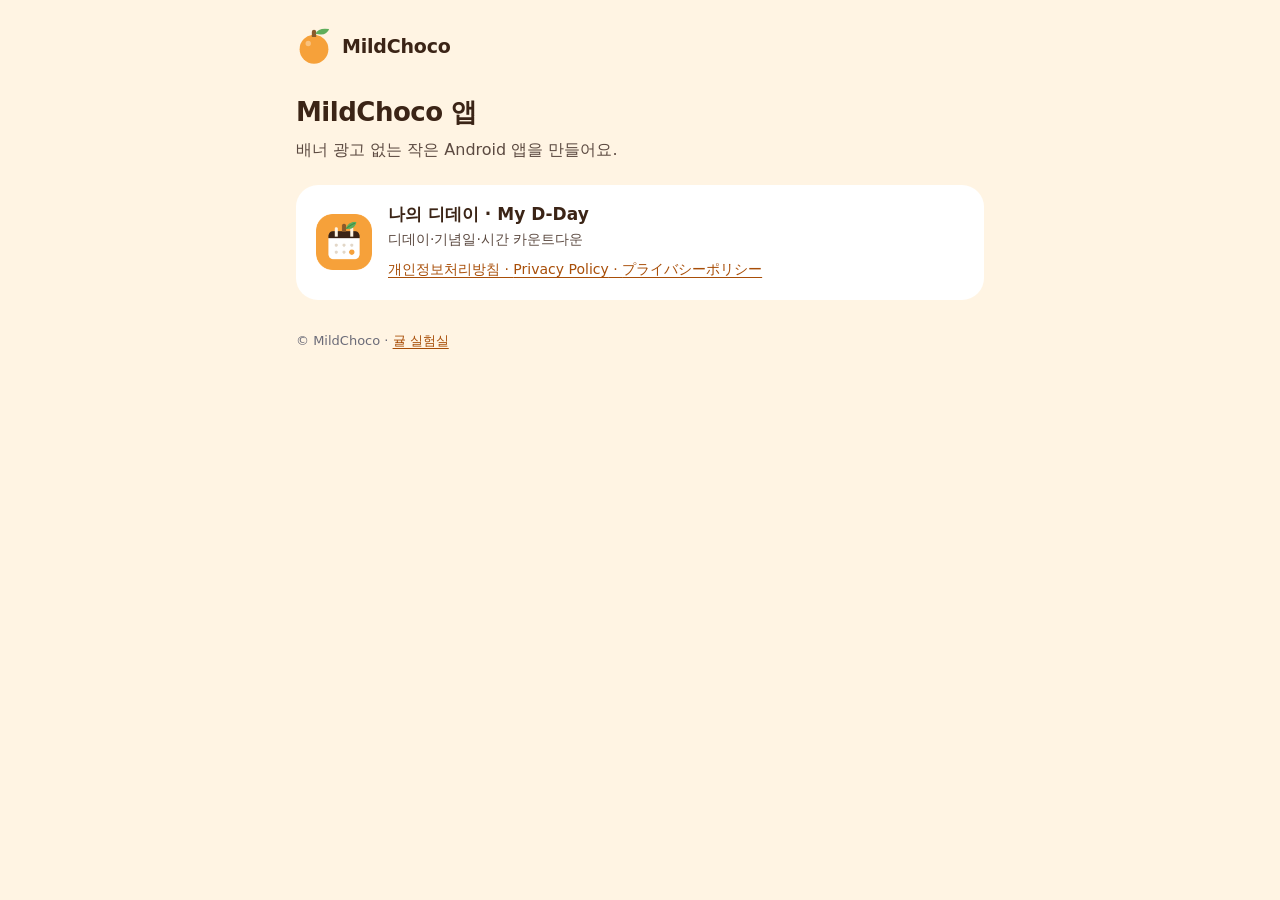
<file: index.html>
<!doctype html>
<html lang="ko">
<head>
<meta charset="utf-8">
<meta name="viewport" content="width=device-width, initial-scale=1">
<meta name="color-scheme" content="light dark">
<title>MildChoco 앱</title>
<meta name="description" content="MildChoco가 만드는 Android 앱과 개인정보처리방침">
<link rel="icon" href="assets/mark.svg" type="image/svg+xml">
<link rel="stylesheet" href="assets/style.css">
</head>
<body>
<div class="wrap">
<header class="brand"><a href="./" aria-label="MildChoco 앱"><svg xmlns="http://www.w3.org/2000/svg" viewBox="0 0 100 100" aria-hidden="true"><path d="M10,59 a40,40 0 1,0 80,0 a40,40 0 1,0 -80,0 Z" fill="#F6A13A"/><path d="M26.5,43 a7.5,7.5 0 1,0 15.0,0 a7.5,7.5 0 1,0 -15.0,0 Z" fill="#FFFFFF" fill-opacity="0.35"/><path d="M44,25 V11 a6,6 0 0,1 12,0 V25 Z" fill="#8A5A2B"/><path d="M54,16 Q63,-2 92,3 Q85,24 54,16 Z" fill="#5FAE5C"/></svg><span class="name">MildChoco</span></a></header>
<main>
<h1>MildChoco 앱</h1>
<p class="lede">배너 광고 없는 작은 Android 앱을 만들어요.</p>
<ul class="apps">
<li>
<img src="assets/icon-dday.png" alt="" width="56" height="56">
<div>
<p class="title">나의 디데이 <span lang="en">· My D-Day</span></p>
<p class="desc">디데이·기념일·시간 카운트다운</p>
<p class="links"><a href="dday/privacy/">개인정보처리방침 · <span lang="en">Privacy Policy</span> · <span lang="ja">プライバシーポリシー</span></a></p>
</div>
</li>
</ul>
</main>
<footer>© MildChoco · <a href="https://mildchoco.tistory.com/">귤 실험실</a></footer>
</div>
</body>
</html>
</file>
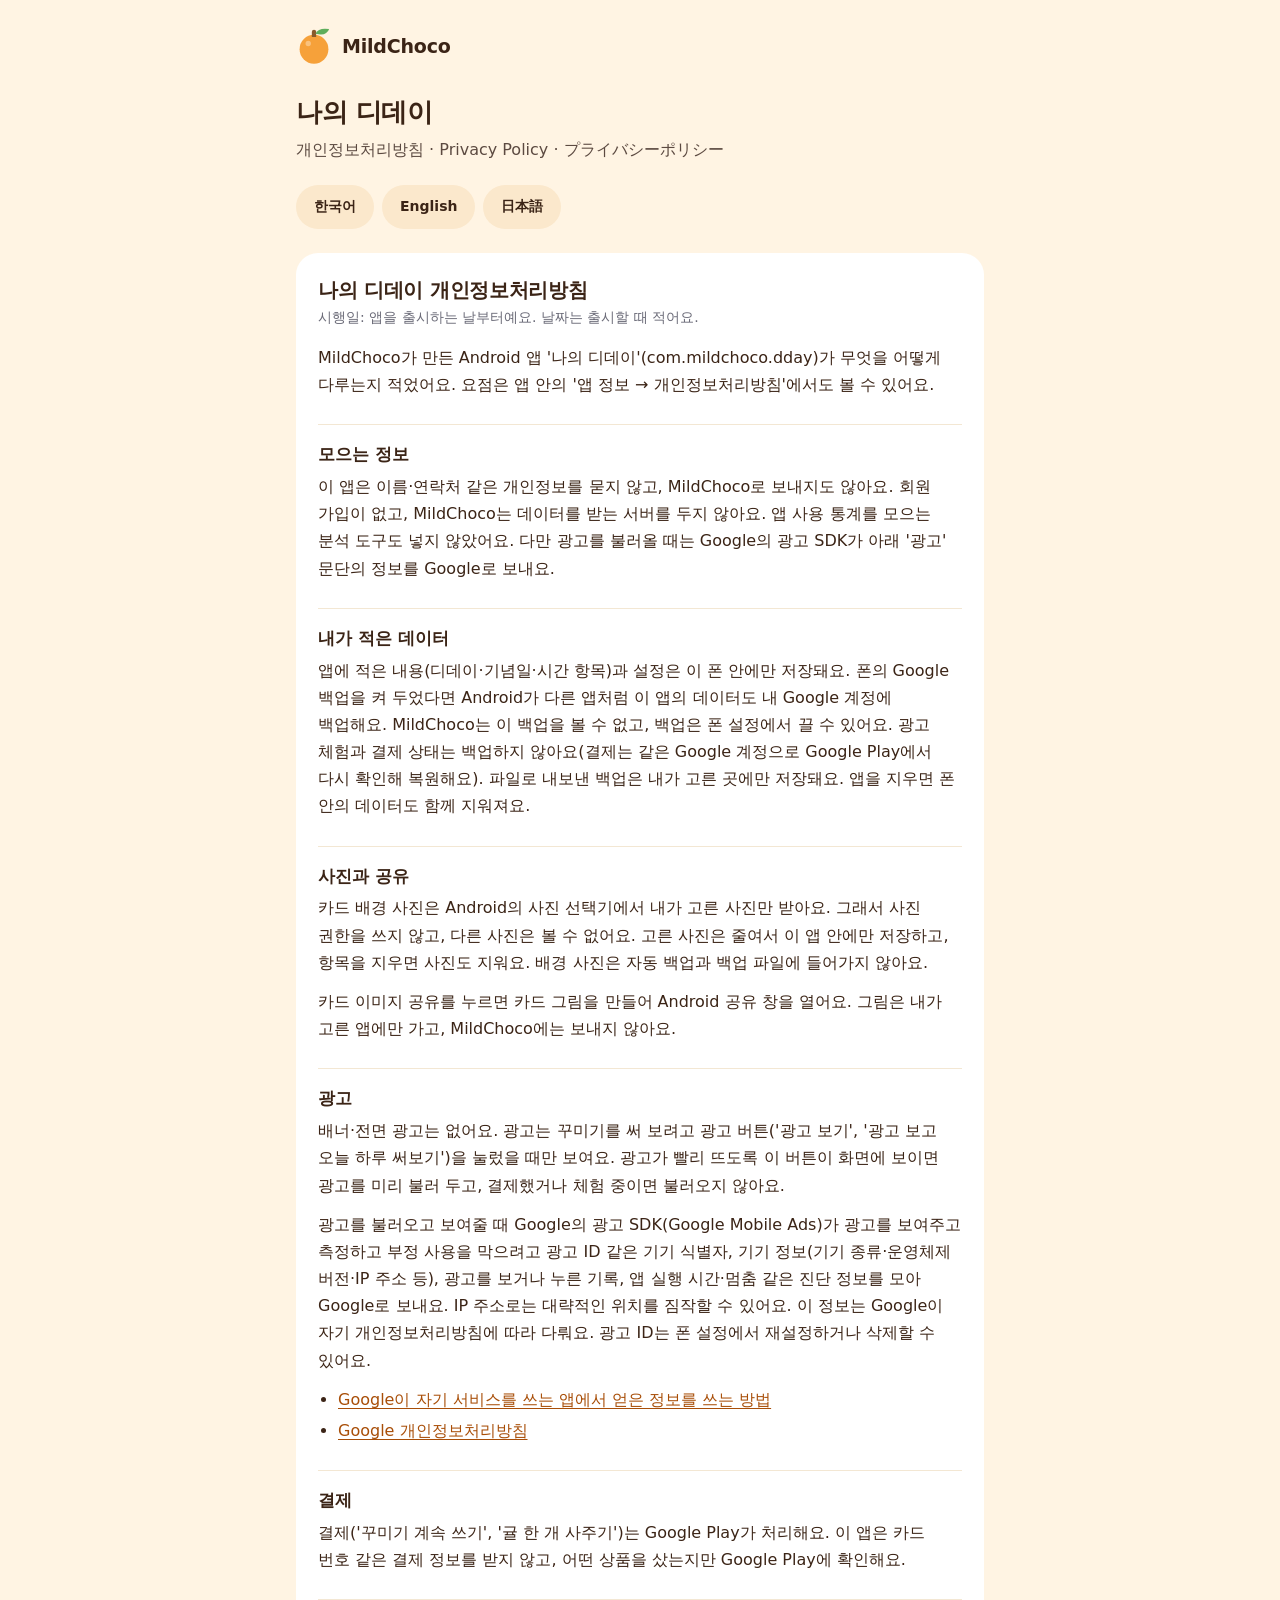
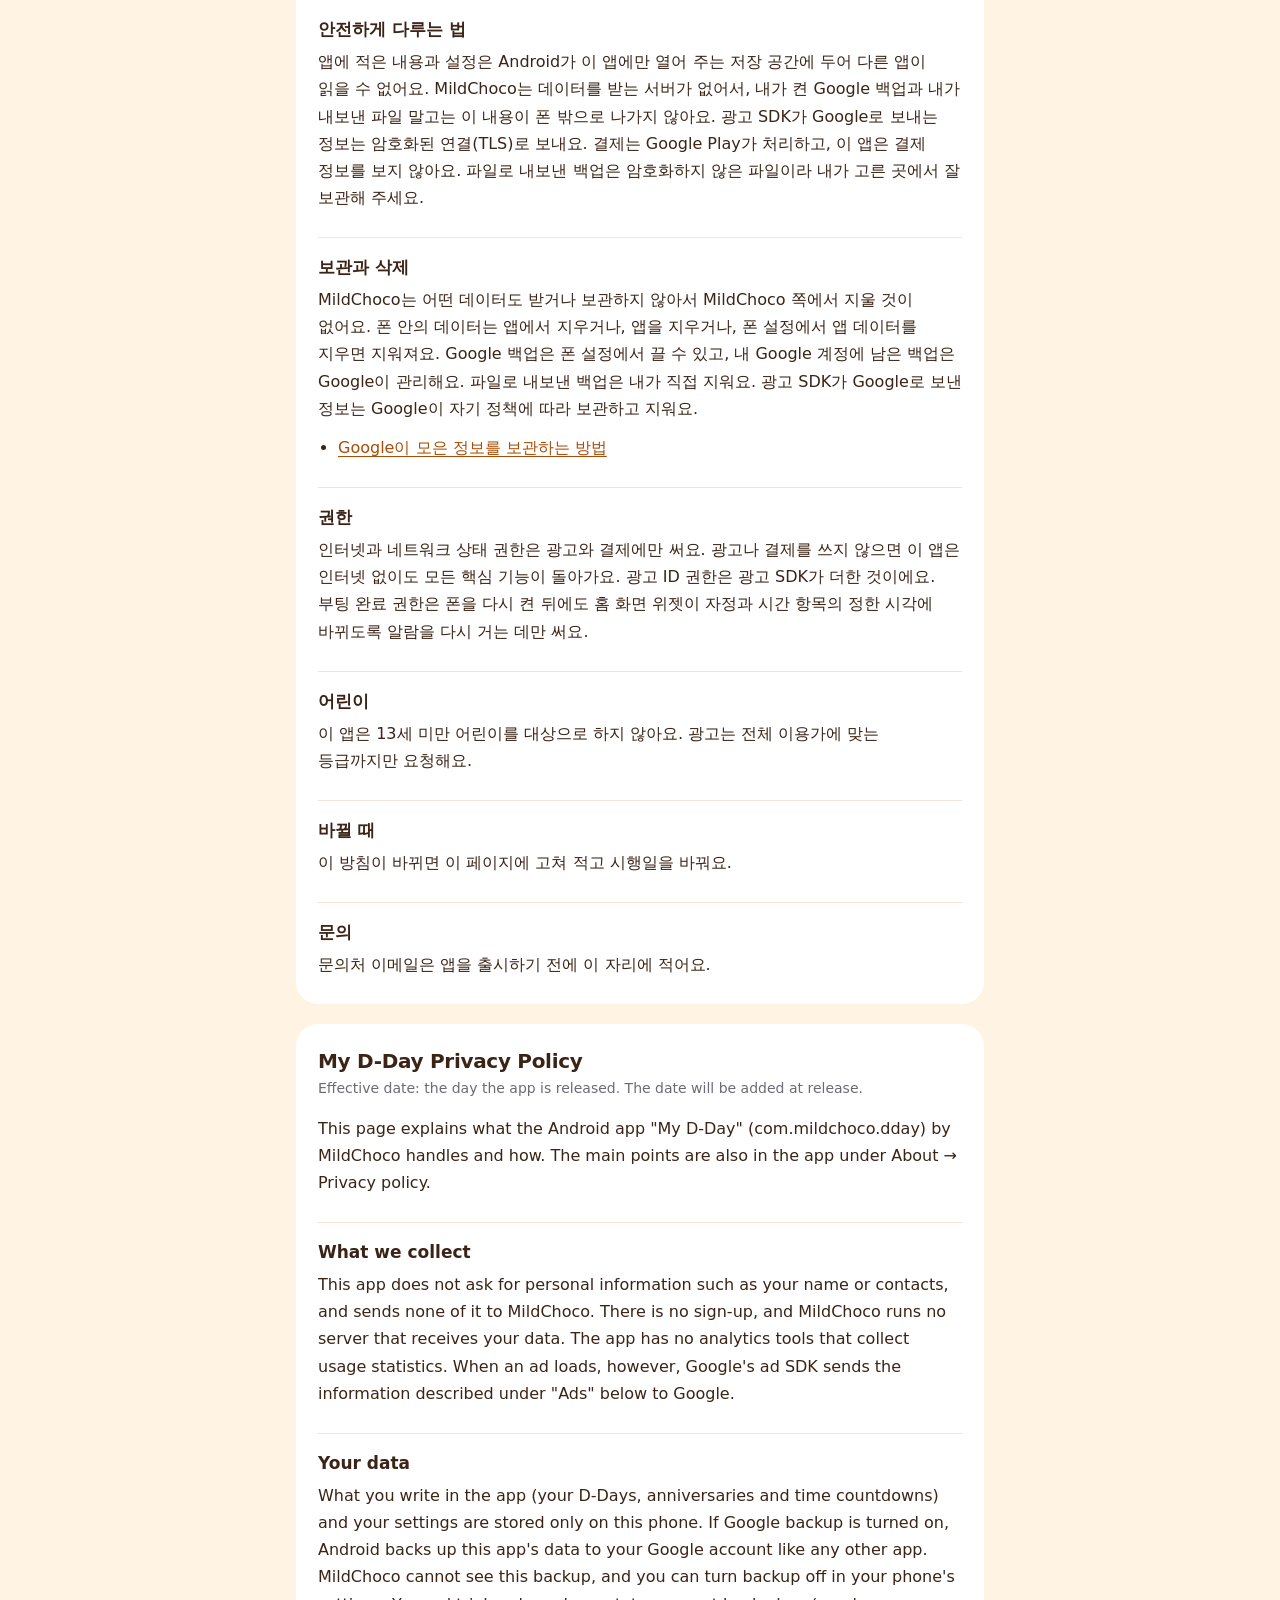
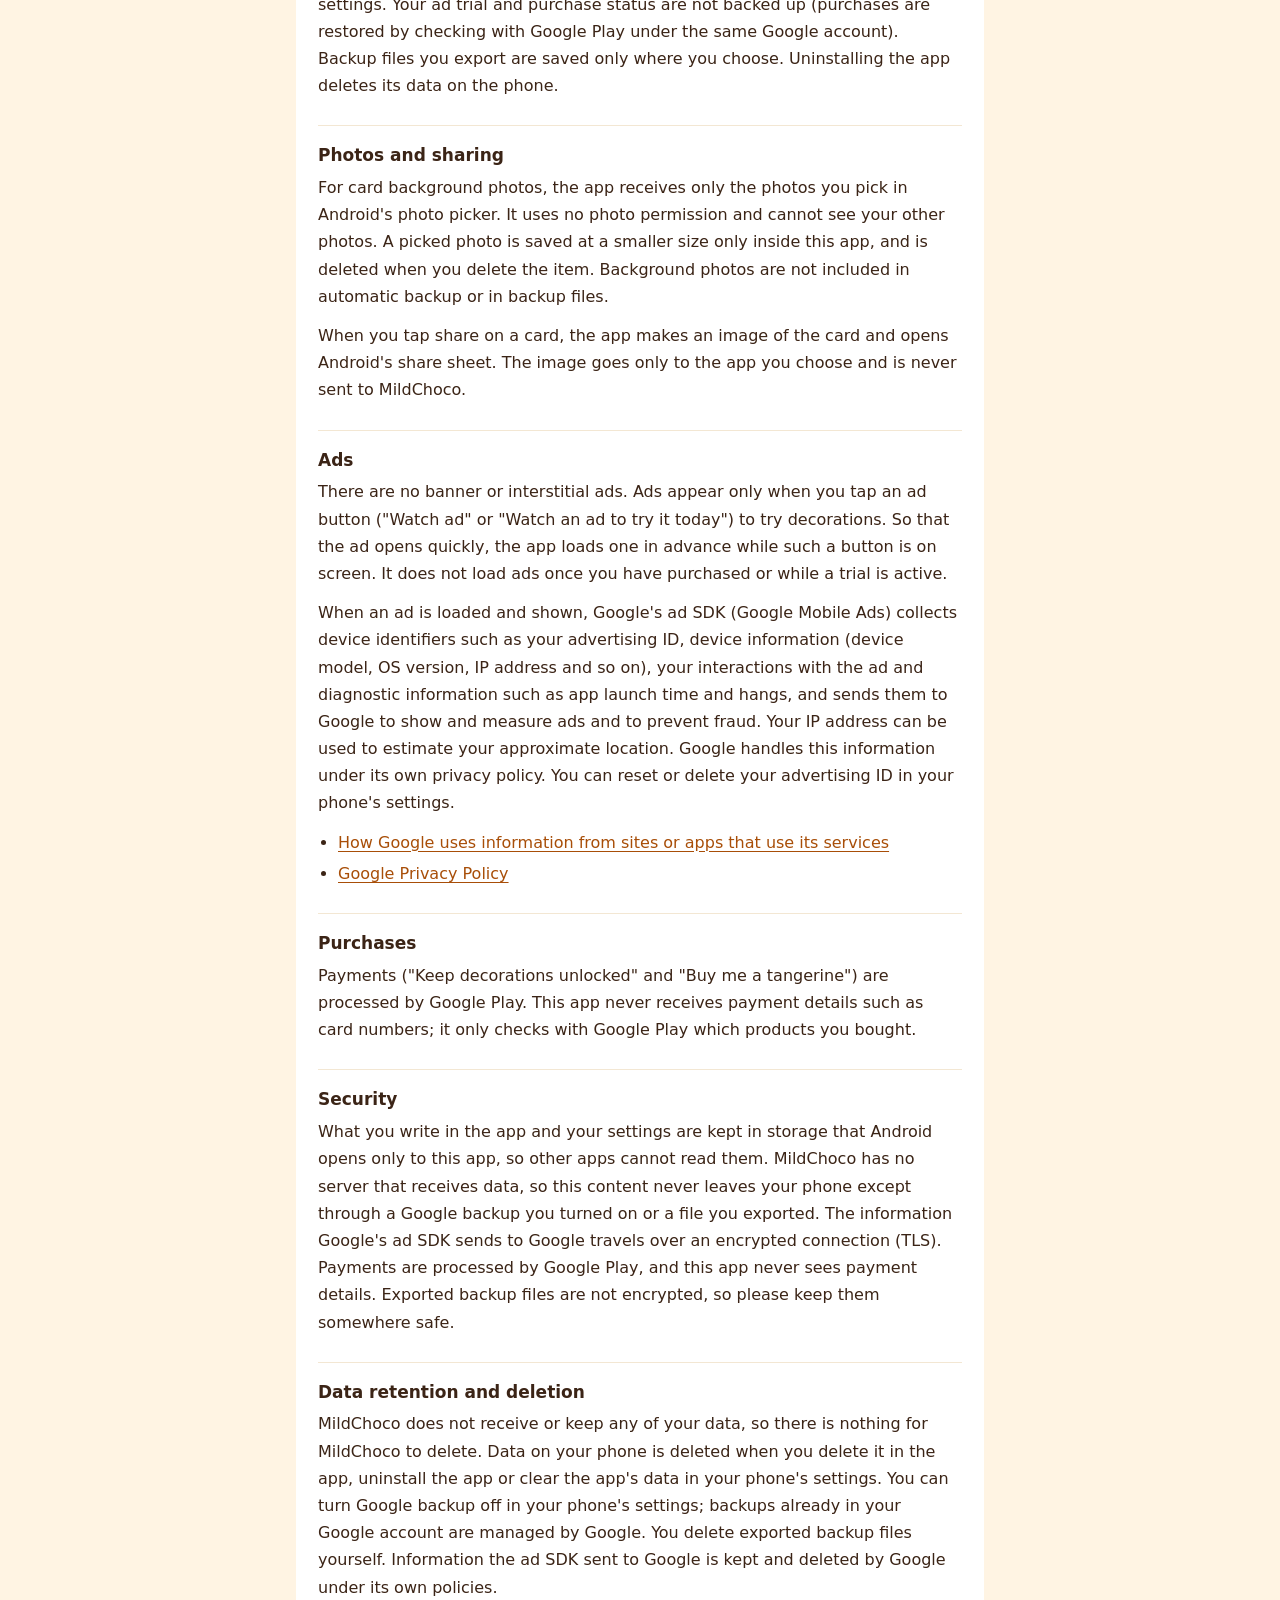
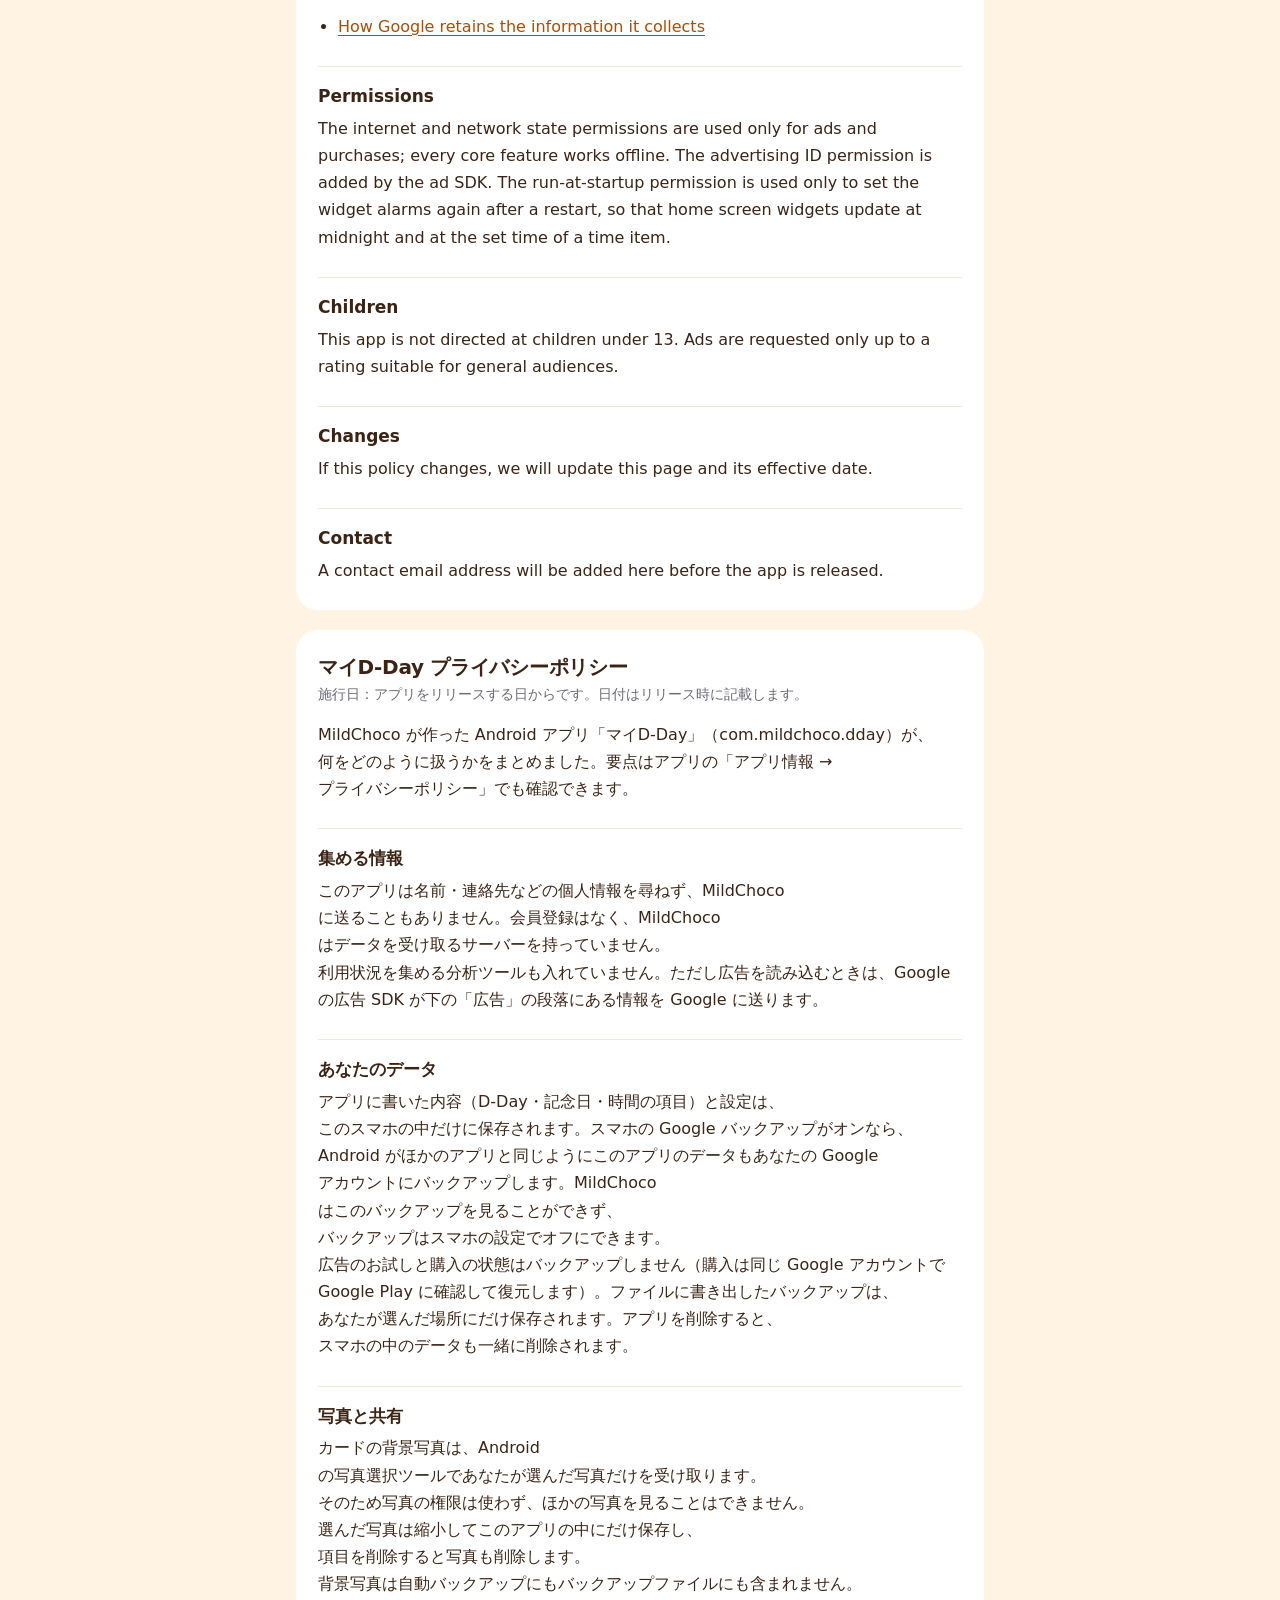
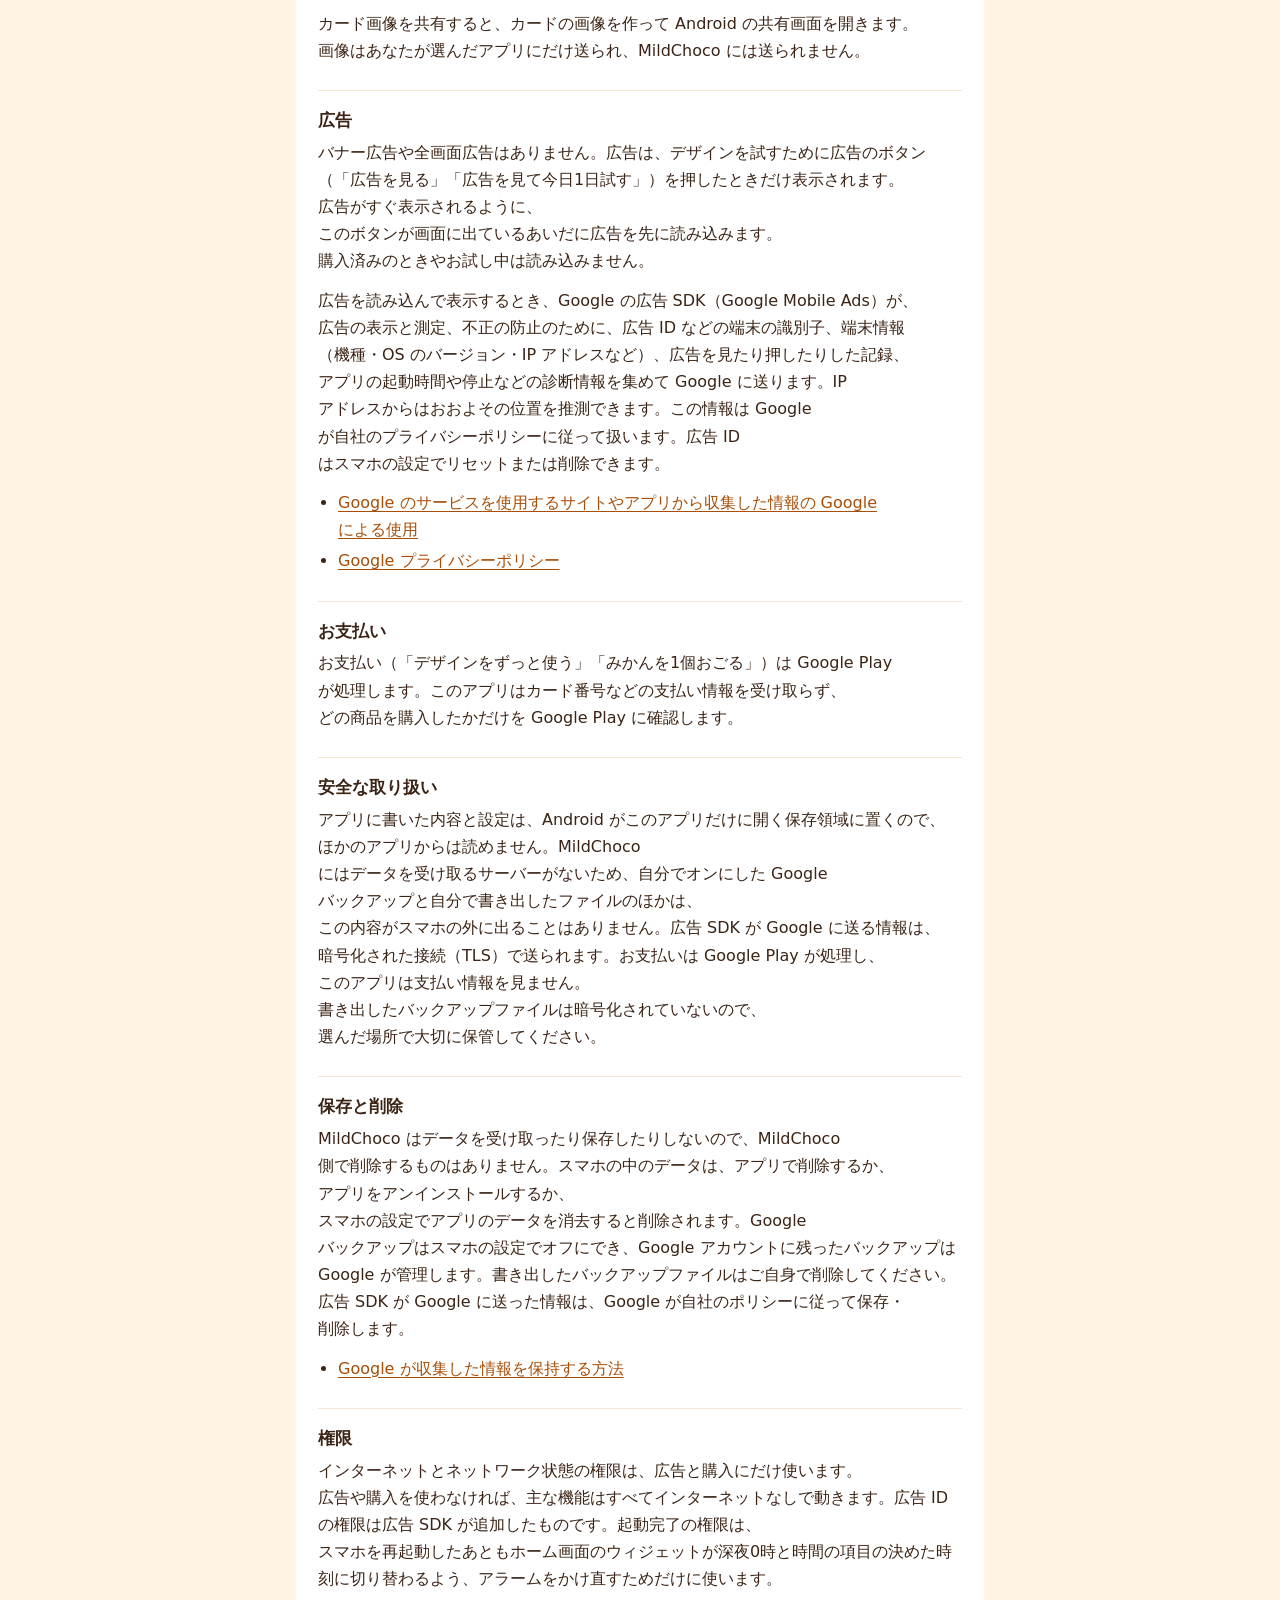
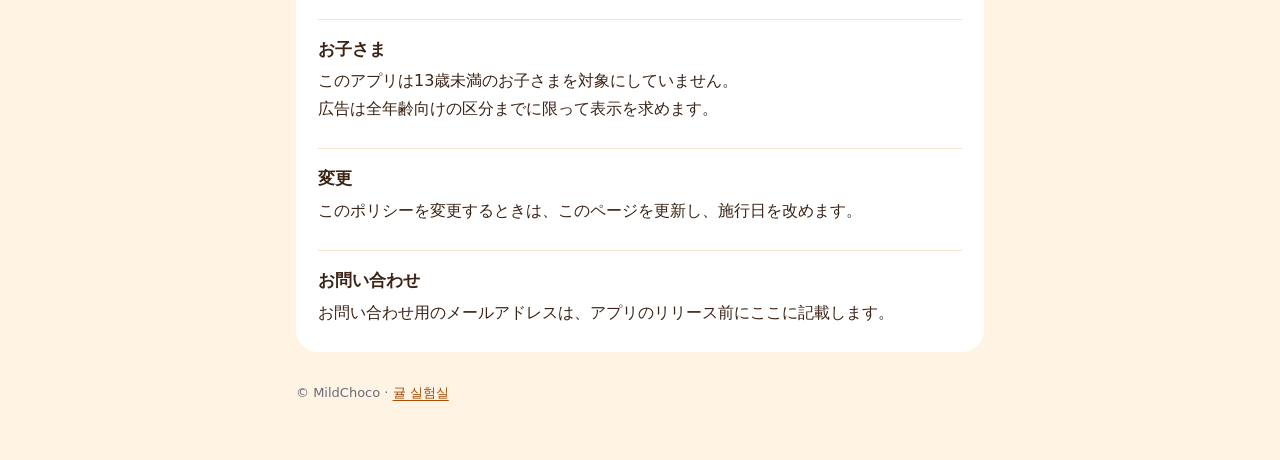
<file: dday/privacy/index.html>
<!doctype html>
<html lang="ko">
<head>
<meta charset="utf-8">
<meta name="viewport" content="width=device-width, initial-scale=1">
<meta name="color-scheme" content="light dark">
<title>나의 디데이 개인정보처리방침 · MildChoco</title>
<meta name="description" content="MildChoco의 Android 앱 '나의 디데이'(My D-Day) 개인정보처리방침. 한국어 · English · 日本語">
<link rel="icon" href="../../assets/mark.svg" type="image/svg+xml">
<link rel="stylesheet" href="../../assets/style.css">
</head>
<body>
<div class="wrap">
<header class="brand"><a href="../../" aria-label="MildChoco 앱"><svg xmlns="http://www.w3.org/2000/svg" viewBox="0 0 100 100" aria-hidden="true"><path d="M10,59 a40,40 0 1,0 80,0 a40,40 0 1,0 -80,0 Z" fill="#F6A13A"/><path d="M26.5,43 a7.5,7.5 0 1,0 15.0,0 a7.5,7.5 0 1,0 -15.0,0 Z" fill="#FFFFFF" fill-opacity="0.35"/><path d="M44,25 V11 a6,6 0 0,1 12,0 V25 Z" fill="#8A5A2B"/><path d="M54,16 Q63,-2 92,3 Q85,24 54,16 Z" fill="#5FAE5C"/></svg><span class="name">MildChoco</span></a></header>
<main>
<h1>나의 디데이</h1>
<p class="lede"><span lang="ko">개인정보처리방침</span> · <span lang="en">Privacy Policy</span> · <span lang="ja">プライバシーポリシー</span></p>
<nav class="langs" aria-label="언어 · Language"><a href="#ko" lang="ko">한국어</a><a href="#en" lang="en">English</a><a href="#ja" lang="ja">日本語</a></nav>
<section class="policy" id="ko" lang="ko">
<h2>나의 디데이 개인정보처리방침</h2>
<p class="meta">시행일: 앱을 출시하는 날부터예요. 날짜는 출시할 때 적어요.</p>
<p>MildChoco가 만든 Android 앱 '나의 디데이'(com.mildchoco.dday)가 무엇을 어떻게 다루는지 적었어요. 요점은 앱 안의 '앱 정보 → 개인정보처리방침'에서도 볼 수 있어요.</p>
<h3>모으는 정보</h3>
<p>이 앱은 이름·연락처 같은 개인정보를 묻지 않고, MildChoco로 보내지도 않아요. 회원 가입이 없고, MildChoco는 데이터를 받는 서버를 두지 않아요. 앱 사용 통계를 모으는 분석 도구도 넣지 않았어요. 다만 광고를 불러올 때는 Google의 광고 SDK가 아래 '광고' 문단의 정보를 Google로 보내요.</p>
<h3>내가 적은 데이터</h3>
<p>앱에 적은 내용(디데이·기념일·시간 항목)과 설정은 이 폰 안에만 저장돼요. 폰의 Google 백업을 켜 두었다면 Android가 다른 앱처럼 이 앱의 데이터도 내 Google 계정에 백업해요. MildChoco는 이 백업을 볼 수 없고, 백업은 폰 설정에서 끌 수 있어요. 광고 체험과 결제 상태는 백업하지 않아요(결제는 같은 Google 계정으로 Google Play에서 다시 확인해 복원해요). 파일로 내보낸 백업은 내가 고른 곳에만 저장돼요. 앱을 지우면 폰 안의 데이터도 함께 지워져요.</p>
<h3>사진과 공유</h3>
<p>카드 배경 사진은 Android의 사진 선택기에서 내가 고른 사진만 받아요. 그래서 사진 권한을 쓰지 않고, 다른 사진은 볼 수 없어요. 고른 사진은 줄여서 이 앱 안에만 저장하고, 항목을 지우면 사진도 지워요. 배경 사진은 자동 백업과 백업 파일에 들어가지 않아요.</p>
<p>카드 이미지 공유를 누르면 카드 그림을 만들어 Android 공유 창을 열어요. 그림은 내가 고른 앱에만 가고, MildChoco에는 보내지 않아요.</p>
<h3>광고</h3>
<p>배너·전면 광고는 없어요. 광고는 꾸미기를 써 보려고 광고 버튼('광고 보기', '광고 보고 오늘 하루 써보기')을 눌렀을 때만 보여요. 광고가 빨리 뜨도록 이 버튼이 화면에 보이면 광고를 미리 불러 두고, 결제했거나 체험 중이면 불러오지 않아요.</p>
<p>광고를 불러오고 보여줄 때 Google의 광고 SDK(Google Mobile Ads)가 광고를 보여주고 측정하고 부정 사용을 막으려고 광고 ID 같은 기기 식별자, 기기 정보(기기 종류·운영체제 버전·IP 주소 등), 광고를 보거나 누른 기록, 앱 실행 시간·멈춤 같은 진단 정보를 모아 Google로 보내요. IP 주소로는 대략적인 위치를 짐작할 수 있어요. 이 정보는 Google이 자기 개인정보처리방침에 따라 다뤄요. 광고 ID는 폰 설정에서 재설정하거나 삭제할 수 있어요.</p>
<ul><li><a href="https://policies.google.com/technologies/partner-sites" rel="noopener">Google이 자기 서비스를 쓰는 앱에서 얻은 정보를 쓰는 방법</a></li><li><a href="https://policies.google.com/privacy" rel="noopener">Google 개인정보처리방침</a></li></ul>
<h3>결제</h3>
<p>결제('꾸미기 계속 쓰기', '귤 한 개 사주기')는 Google Play가 처리해요. 이 앱은 카드 번호 같은 결제 정보를 받지 않고, 어떤 상품을 샀는지만 Google Play에 확인해요.</p>
<h3>안전하게 다루는 법</h3>
<p>앱에 적은 내용과 설정은 Android가 이 앱에만 열어 주는 저장 공간에 두어 다른 앱이 읽을 수 없어요. MildChoco는 데이터를 받는 서버가 없어서, 내가 켠 Google 백업과 내가 내보낸 파일 말고는 이 내용이 폰 밖으로 나가지 않아요. 광고 SDK가 Google로 보내는 정보는 암호화된 연결(TLS)로 보내요. 결제는 Google Play가 처리하고, 이 앱은 결제 정보를 보지 않아요. 파일로 내보낸 백업은 암호화하지 않은 파일이라 내가 고른 곳에서 잘 보관해 주세요.</p>
<h3>보관과 삭제</h3>
<p>MildChoco는 어떤 데이터도 받거나 보관하지 않아서 MildChoco 쪽에서 지울 것이 없어요. 폰 안의 데이터는 앱에서 지우거나, 앱을 지우거나, 폰 설정에서 앱 데이터를 지우면 지워져요. Google 백업은 폰 설정에서 끌 수 있고, 내 Google 계정에 남은 백업은 Google이 관리해요. 파일로 내보낸 백업은 내가 직접 지워요. 광고 SDK가 Google로 보낸 정보는 Google이 자기 정책에 따라 보관하고 지워요.</p>
<ul><li><a href="https://policies.google.com/technologies/retention" rel="noopener">Google이 모은 정보를 보관하는 방법</a></li></ul>
<h3>권한</h3>
<p>인터넷과 네트워크 상태 권한은 광고와 결제에만 써요. 광고나 결제를 쓰지 않으면 이 앱은 인터넷 없이도 모든 핵심 기능이 돌아가요. 광고 ID 권한은 광고 SDK가 더한 것이에요. 부팅 완료 권한은 폰을 다시 켠 뒤에도 홈 화면 위젯이 자정과 시간 항목의 정한 시각에 바뀌도록 알람을 다시 거는 데만 써요.</p>
<h3>어린이</h3>
<p>이 앱은 13세 미만 어린이를 대상으로 하지 않아요. 광고는 전체 이용가에 맞는 등급까지만 요청해요.</p>
<h3>바뀔 때</h3>
<p>이 방침이 바뀌면 이 페이지에 고쳐 적고 시행일을 바꿔요.</p>
<h3>문의</h3>
<p class="pending">문의처 이메일은 앱을 출시하기 전에 이 자리에 적어요.</p>
</section>
<section class="policy" id="en" lang="en">
<h2>My D-Day Privacy Policy</h2>
<p class="meta">Effective date: the day the app is released. The date will be added at release.</p>
<p>This page explains what the Android app "My D-Day" (com.mildchoco.dday) by MildChoco handles and how. The main points are also in the app under About → Privacy policy.</p>
<h3>What we collect</h3>
<p>This app does not ask for personal information such as your name or contacts, and sends none of it to MildChoco. There is no sign-up, and MildChoco runs no server that receives your data. The app has no analytics tools that collect usage statistics. When an ad loads, however, Google's ad SDK sends the information described under "Ads" below to Google.</p>
<h3>Your data</h3>
<p>What you write in the app (your D-Days, anniversaries and time countdowns) and your settings are stored only on this phone. If Google backup is turned on, Android backs up this app's data to your Google account like any other app. MildChoco cannot see this backup, and you can turn backup off in your phone's settings. Your ad trial and purchase status are not backed up (purchases are restored by checking with Google Play under the same Google account). Backup files you export are saved only where you choose. Uninstalling the app deletes its data on the phone.</p>
<h3>Photos and sharing</h3>
<p>For card background photos, the app receives only the photos you pick in Android's photo picker. It uses no photo permission and cannot see your other photos. A picked photo is saved at a smaller size only inside this app, and is deleted when you delete the item. Background photos are not included in automatic backup or in backup files.</p>
<p>When you tap share on a card, the app makes an image of the card and opens Android's share sheet. The image goes only to the app you choose and is never sent to MildChoco.</p>
<h3>Ads</h3>
<p>There are no banner or interstitial ads. Ads appear only when you tap an ad button ("Watch ad" or "Watch an ad to try it today") to try decorations. So that the ad opens quickly, the app loads one in advance while such a button is on screen. It does not load ads once you have purchased or while a trial is active.</p>
<p>When an ad is loaded and shown, Google's ad SDK (Google Mobile Ads) collects device identifiers such as your advertising ID, device information (device model, OS version, IP address and so on), your interactions with the ad and diagnostic information such as app launch time and hangs, and sends them to Google to show and measure ads and to prevent fraud. Your IP address can be used to estimate your approximate location. Google handles this information under its own privacy policy. You can reset or delete your advertising ID in your phone's settings.</p>
<ul><li><a href="https://policies.google.com/technologies/partner-sites" rel="noopener">How Google uses information from sites or apps that use its services</a></li><li><a href="https://policies.google.com/privacy" rel="noopener">Google Privacy Policy</a></li></ul>
<h3>Purchases</h3>
<p>Payments ("Keep decorations unlocked" and "Buy me a tangerine") are processed by Google Play. This app never receives payment details such as card numbers; it only checks with Google Play which products you bought.</p>
<h3>Security</h3>
<p>What you write in the app and your settings are kept in storage that Android opens only to this app, so other apps cannot read them. MildChoco has no server that receives data, so this content never leaves your phone except through a Google backup you turned on or a file you exported. The information Google's ad SDK sends to Google travels over an encrypted connection (TLS). Payments are processed by Google Play, and this app never sees payment details. Exported backup files are not encrypted, so please keep them somewhere safe.</p>
<h3>Data retention and deletion</h3>
<p>MildChoco does not receive or keep any of your data, so there is nothing for MildChoco to delete. Data on your phone is deleted when you delete it in the app, uninstall the app or clear the app's data in your phone's settings. You can turn Google backup off in your phone's settings; backups already in your Google account are managed by Google. You delete exported backup files yourself. Information the ad SDK sent to Google is kept and deleted by Google under its own policies.</p>
<ul><li><a href="https://policies.google.com/technologies/retention" rel="noopener">How Google retains the information it collects</a></li></ul>
<h3>Permissions</h3>
<p>The internet and network state permissions are used only for ads and purchases; every core feature works offline. The advertising ID permission is added by the ad SDK. The run-at-startup permission is used only to set the widget alarms again after a restart, so that home screen widgets update at midnight and at the set time of a time item.</p>
<h3>Children</h3>
<p>This app is not directed at children under 13. Ads are requested only up to a rating suitable for general audiences.</p>
<h3>Changes</h3>
<p>If this policy changes, we will update this page and its effective date.</p>
<h3>Contact</h3>
<p class="pending">A contact email address will be added here before the app is released.</p>
</section>
<section class="policy" id="ja" lang="ja">
<h2>マイD-Day プライバシーポリシー</h2>
<p class="meta">施行日：アプリをリリースする日からです。日付はリリース時に記載します。</p>
<p>MildChoco が作った Android アプリ「マイD-Day」（com.mildchoco.dday）が、何をどのように扱うかをまとめました。要点はアプリの「アプリ情報 → プライバシーポリシー」でも確認できます。</p>
<h3>集める情報</h3>
<p>このアプリは名前・連絡先などの個人情報を尋ねず、MildChoco に送ることもありません。会員登録はなく、MildChoco はデータを受け取るサーバーを持っていません。利用状況を集める分析ツールも入れていません。ただし広告を読み込むときは、Google の広告 SDK が下の「広告」の段落にある情報を Google に送ります。</p>
<h3>あなたのデータ</h3>
<p>アプリに書いた内容（D-Day・記念日・時間の項目）と設定は、このスマホの中だけに保存されます。スマホの Google バックアップがオンなら、Android がほかのアプリと同じようにこのアプリのデータもあなたの Google アカウントにバックアップします。MildChoco はこのバックアップを見ることができず、バックアップはスマホの設定でオフにできます。広告のお試しと購入の状態はバックアップしません（購入は同じ Google アカウントで Google Play に確認して復元します）。ファイルに書き出したバックアップは、あなたが選んだ場所にだけ保存されます。アプリを削除すると、スマホの中のデータも一緒に削除されます。</p>
<h3>写真と共有</h3>
<p>カードの背景写真は、Android の写真選択ツールであなたが選んだ写真だけを受け取ります。そのため写真の権限は使わず、ほかの写真を見ることはできません。選んだ写真は縮小してこのアプリの中にだけ保存し、項目を削除すると写真も削除します。背景写真は自動バックアップにもバックアップファイルにも含まれません。</p>
<p>カード画像を共有すると、カードの画像を作って Android の共有画面を開きます。画像はあなたが選んだアプリにだけ送られ、MildChoco には送られません。</p>
<h3>広告</h3>
<p>バナー広告や全画面広告はありません。広告は、デザインを試すために広告のボタン（「広告を見る」「広告を見て今日1日試す」）を押したときだけ表示されます。広告がすぐ表示されるように、このボタンが画面に出ているあいだに広告を先に読み込みます。購入済みのときやお試し中は読み込みません。</p>
<p>広告を読み込んで表示するとき、Google の広告 SDK（Google Mobile Ads）が、広告の表示と測定、不正の防止のために、広告 ID などの端末の識別子、端末情報（機種・OS のバージョン・IP アドレスなど）、広告を見たり押したりした記録、アプリの起動時間や停止などの診断情報を集めて Google に送ります。IP アドレスからはおおよその位置を推測できます。この情報は Google が自社のプライバシーポリシーに従って扱います。広告 ID はスマホの設定でリセットまたは削除できます。</p>
<ul><li><a href="https://policies.google.com/technologies/partner-sites" rel="noopener">Google のサービスを使用するサイトやアプリから収集した情報の Google による使用</a></li><li><a href="https://policies.google.com/privacy" rel="noopener">Google プライバシーポリシー</a></li></ul>
<h3>お支払い</h3>
<p>お支払い（「デザインをずっと使う」「みかんを1個おごる」）は Google Play が処理します。このアプリはカード番号などの支払い情報を受け取らず、どの商品を購入したかだけを Google Play に確認します。</p>
<h3>安全な取り扱い</h3>
<p>アプリに書いた内容と設定は、Android がこのアプリだけに開く保存領域に置くので、ほかのアプリからは読めません。MildChoco にはデータを受け取るサーバーがないため、自分でオンにした Google バックアップと自分で書き出したファイルのほかは、この内容がスマホの外に出ることはありません。広告 SDK が Google に送る情報は、暗号化された接続（TLS）で送られます。お支払いは Google Play が処理し、このアプリは支払い情報を見ません。書き出したバックアップファイルは暗号化されていないので、選んだ場所で大切に保管してください。</p>
<h3>保存と削除</h3>
<p>MildChoco はデータを受け取ったり保存したりしないので、MildChoco 側で削除するものはありません。スマホの中のデータは、アプリで削除するか、アプリをアンインストールするか、スマホの設定でアプリのデータを消去すると削除されます。Google バックアップはスマホの設定でオフにでき、Google アカウントに残ったバックアップは Google が管理します。書き出したバックアップファイルはご自身で削除してください。広告 SDK が Google に送った情報は、Google が自社のポリシーに従って保存・削除します。</p>
<ul><li><a href="https://policies.google.com/technologies/retention" rel="noopener">Google が収集した情報を保持する方法</a></li></ul>
<h3>権限</h3>
<p>インターネットとネットワーク状態の権限は、広告と購入にだけ使います。広告や購入を使わなければ、主な機能はすべてインターネットなしで動きます。広告 ID の権限は広告 SDK が追加したものです。起動完了の権限は、スマホを再起動したあともホーム画面のウィジェットが深夜0時と時間の項目の決めた時刻に切り替わるよう、アラームをかけ直すためだけに使います。</p>
<h3>お子さま</h3>
<p>このアプリは13歳未満のお子さまを対象にしていません。広告は全年齢向けの区分までに限って表示を求めます。</p>
<h3>変更</h3>
<p>このポリシーを変更するときは、このページを更新し、施行日を改めます。</p>
<h3>お問い合わせ</h3>
<p class="pending">お問い合わせ用のメールアドレスは、アプリのリリース前にここに記載します。</p>
</section>
</main>
<footer>© MildChoco · <a href="https://mildchoco.tistory.com/">귤 실험실</a></footer>
</div>
</body>
</html>
</file>
<file: assets/style.css>
/* MildChoco 앱 페이지 공통 스타일. 색은 앱 테마(core Theme.kt·Brand.kt)와 같다: 라이트는 크림 바탕에 초코 글자, 다크는 #16161B 바탕 */
:root {
  --bg: #FFF4E3;
  --panel: #FFFFFF;
  --ink: #3B2416;
  --sub: #5C4A41;
  --muted: #6B6B78;
  --line: #F3E7D3;
  --chip: #FBE8CC;
  --accent: #F6A13A;
  --on-accent: #3B2416;
  --link: #A84E08;
}

@media (prefers-color-scheme: dark) {
  :root {
    --bg: #16161B;
    --panel: #24242C;
    --ink: #F5F0EB;
    --sub: #C9C9D3;
    --muted: #A3A3B0;
    --line: #2E2E38;
    --chip: #2A2A33;
    --accent: #FFB75C;
    --on-accent: #3B2416;
    --link: #FFC27A;
  }
}

* { box-sizing: border-box; }

html { -webkit-text-size-adjust: 100%; scroll-behavior: smooth; }

body {
  margin: 0;
  background: var(--bg);
  color: var(--ink);
  font: 16px/1.7 system-ui, -apple-system, "Segoe UI", Roboto, "Noto Sans KR", "Apple SD Gothic Neo",
    "Malgun Gothic", "Noto Sans JP", "Hiragino Sans", "Yu Gothic UI", sans-serif;
}

/* 일본어는 일본어 글꼴을 먼저 고른다 */
:lang(ja) { font-family: system-ui, -apple-system, "Yu Gothic UI", "Hiragino Sans", "Noto Sans JP", "Meiryo", sans-serif; }

/* 한글이 낱말 중간에서 줄바꿈되지 않게 */
:lang(ko) { word-break: keep-all; overflow-wrap: break-word; }

.wrap { max-width: 720px; margin: 0 auto; padding: 28px 16px 56px; }

.brand { display: flex; align-items: center; gap: 10px; margin: 0 0 32px; }
.brand a { display: inline-flex; align-items: center; gap: 10px; color: inherit; text-decoration: none; border-radius: 12px; }
.brand svg { width: 36px; height: 36px; flex: none; }
.brand .name { font-weight: 800; font-size: 19px; letter-spacing: -0.2px; }

h1 { font-size: 26px; line-height: 1.3; letter-spacing: -0.5px; margin: 0 0 6px; }
.lede { color: var(--sub); margin: 0 0 22px; }

/* 언어 고르기: 앱의 필터 칩과 같은 모양(높이 44, 모서리 22) */
.langs { display: flex; flex-wrap: wrap; gap: 8px; margin: 0 0 24px; }
.langs a {
  display: inline-flex; align-items: center; height: 44px; padding: 0 18px;
  border-radius: 22px; background: var(--chip); color: var(--ink);
  font-weight: 700; font-size: 14px; text-decoration: none;
}
.langs a:hover { background: var(--accent); color: var(--on-accent); }

/* 방침 한 언어 = 흰 판 하나(앱 카드와 같은 모서리 22) */
.policy {
  background: var(--panel); border-radius: 22px; padding: 24px 22px 14px;
  margin: 0 0 20px; scroll-margin-top: 16px;
}
.policy h2 { font-size: 20px; line-height: 1.35; letter-spacing: -0.3px; margin: 0 0 2px; }
.policy .meta { color: var(--muted); font-size: 14px; margin: 0 0 14px; }
.policy h3 { font-size: 17px; line-height: 1.4; margin: 26px 0 6px; padding-top: 18px; border-top: 1px solid var(--line); }
.policy p { margin: 0 0 12px; }
.policy ul { margin: 0 0 12px; padding-left: 20px; }
.policy li { margin: 0 0 4px; }

a { color: var(--link); text-underline-offset: 3px; }
a:focus-visible { outline: 3px solid var(--accent); outline-offset: 3px; }

/* 첫 페이지의 앱 목록 */
.apps { list-style: none; margin: 0; padding: 0; display: grid; gap: 12px; }
.apps li { background: var(--panel); border-radius: 22px; padding: 18px 20px; display: flex; align-items: center; gap: 16px; }
.apps img { width: 56px; height: 56px; border-radius: 14px; flex: none; }
.apps .title { font-weight: 700; font-size: 17px; line-height: 1.35; margin: 0; }
.apps .desc { color: var(--sub); font-size: 14px; margin: 2px 0 6px; }
.apps .links { font-size: 14px; margin: 0; }

footer { color: var(--muted); font-size: 13px; margin-top: 30px; }

@media (max-width: 420px) {
  .policy { padding: 20px 18px 10px; }
  h1 { font-size: 23px; }
}
</file>
